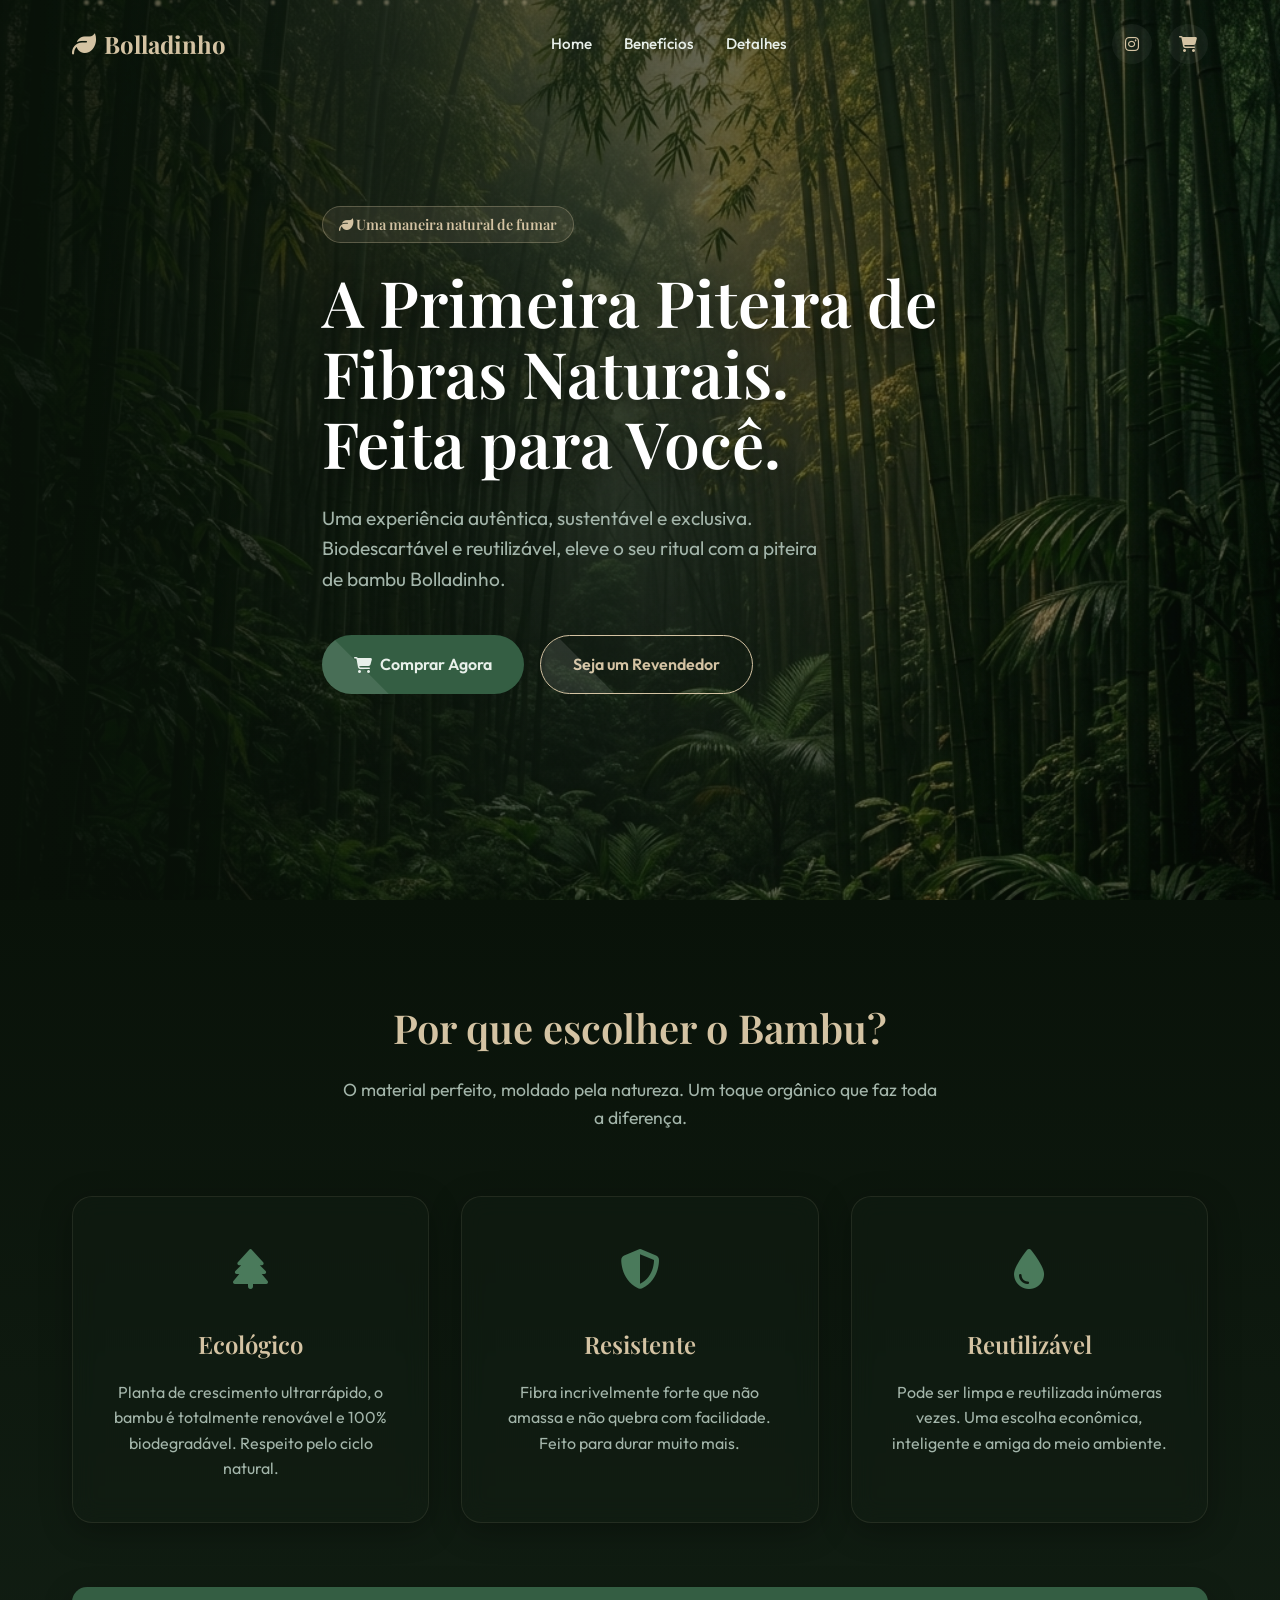
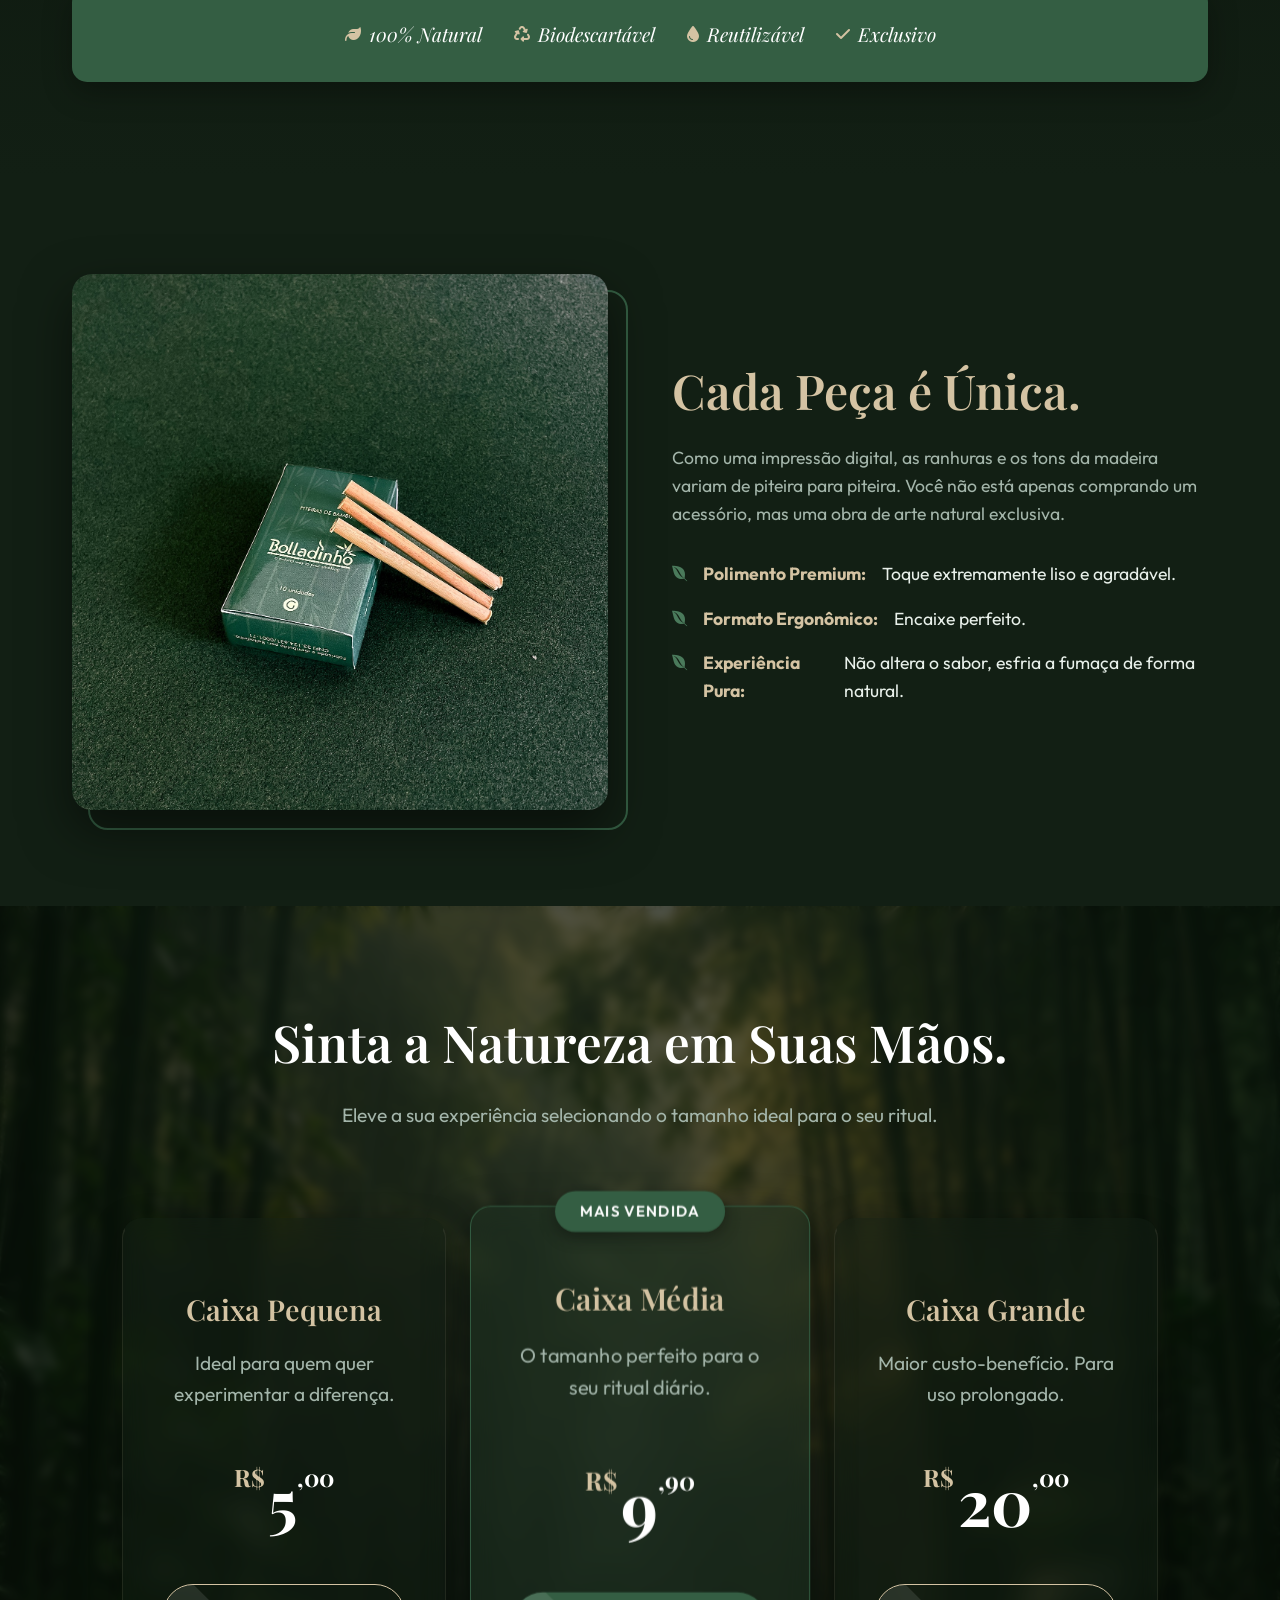
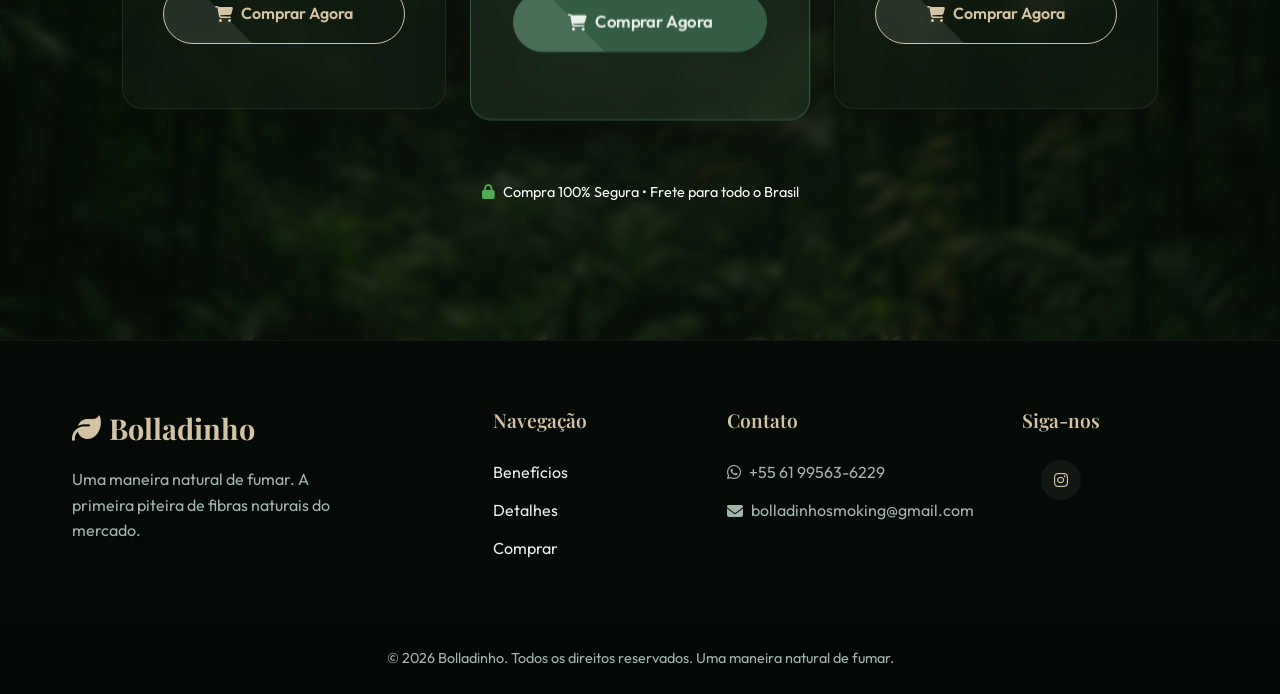
<file: index.html>
<!DOCTYPE html>
<html lang="pt-BR">
<head>
    <meta charset="UTF-8">
    <meta name="viewport" content="width=device-width, initial-scale=1.0">
    <title>Bolladinho | A primeira piteira de fibras naturais do mercado!</title>
    <meta name="description" content="Direto da Natureza para Você. A primeira piteira de fibras naturais do mercado. Biodescartáveis e Reutilizáveis, feitas de bambu selecionado. Sustentabilidade, estilo e exclusividade.">
    <link rel="preconnect" href="https://fonts.googleapis.com">
    <link rel="preconnect" href="https://fonts.gstatic.com" crossorigin>
    <link href="https://fonts.googleapis.com/css2?family=Outfit:wght@300;400;500;600;700&family=Playfair+Display:ital,wght@0,400;0,600;1,400&display=swap" rel="stylesheet">
    <link rel="stylesheet" href="https://cdnjs.cloudflare.com/ajax/libs/font-awesome/6.4.0/css/all.min.css">
    <link rel="stylesheet" href="style.css">
</head>
<body>
    <!-- Partículas Animadas (CSS/JS) -->
    <div id="particles-container"></div>

    <header class="navbar" id="navbar">
        <div class="container nav-content">
            <a href="#" class="logo">
                <i class="fa-solid fa-leaf"></i> Bolladinho
            </a>
            <ul class="nav-links">
                <li><a href="index.html">Home</a></li>
                <li><a href="index.html#beneficios">Benefícios</a></li>
                <li><a href="index.html#detalhes">Detalhes</a></li>
            </ul>
            <div class="nav-actions">
                <div class="social-icons">
                    <a href="https://www.instagram.com/soubolladinho" target="_blank" rel="noopener noreferrer"><i class="fa-brands fa-instagram"></i></a>
                    <a href="#" id="cart-icon-btn" aria-label="Carrinho"><i class="fa-solid fa-cart-shopping"></i></a>
                </div>
            </div>
        </div>
    </header>

    <main>
        <section class="hero" id="home">
            <div class="parallax-bg" style="background-image: url('img/hero_revendedor_nature.png');"></div>
            <div class="hero-overlay"></div>
            <div class="container hero-content">
                <span class="badge reveal hide-mobile"><i class="fa-solid fa-leaf"></i> Uma maneira natural de fumar</span>
                <h1 class="reveal delay-1">A Primeira Piteira de Fibras Naturais.<br>Feita para Você.</h1>
                <p class="subtitle reveal delay-2">Uma experiência autêntica, sustentável e exclusiva. Biodescartável e reutilizável, eleve o seu ritual com a piteira de bambu Bolladinho.</p>
                <div class="hero-buttons reveal delay-3">
                    <a href="#comprar" class="btn btn-primary pulse"><i class="fa-solid fa-cart-shopping"></i> Comprar Agora</a>
                    <a href="revendedor.html" class="btn btn-outline">Seja um Revendedor</a>
                </div>
            </div>
        </section>

        <section class="info" id="beneficios">
            <div class="container">
                <div class="section-title reveal">
                    <h2>Por que escolher o Bambu?</h2>
                    <p>O material perfeito, moldado pela natureza. Um toque orgânico que faz toda a diferença.</p>
                </div>
                <div class="benefits-grid">
                    <div class="benefit-card glass reveal">
                        <div class="icon"><i class="fa-solid fa-tree"></i></div>
                        <h3>Ecológico</h3>
                        <p>Planta de crescimento ultrarrápido, o bambu é totalmente renovável e 100% biodegradável. Respeito pelo ciclo natural.</p>
                    </div>
                    <div class="benefit-card glass reveal delay-1">
                        <div class="icon"><i class="fa-solid fa-shield-halved"></i></div>
                        <h3>Resistente</h3>
                        <p>Fibra incrivelmente forte que não amassa e não quebra com facilidade. Feito para durar muito mais.</p>
                    </div>
                    <div class="benefit-card glass reveal delay-2">
                        <div class="icon"><i class="fa-solid fa-droplet"></i></div>
                        <h3>Reutilizável</h3>
                        <p>Pode ser limpa e reutilizada inúmeras vezes. Uma escolha econômica, inteligente e amiga do meio ambiente.</p>
                    </div>
                </div>

                <div class="diferenciais-banner reveal">
                    <div class="dif-item"><i class="fa-solid fa-leaf"></i> 100% Natural</div>
                    <div class="dif-item"><i class="fa-solid fa-recycle"></i> Biodescartável</div>
                    <div class="dif-item"><i class="fa-solid fa-droplet"></i> Reutilizável</div>
                    <div class="dif-item"><i class="fa-solid fa-check"></i> Exclusivo</div>
                </div>
            </div>
        </section>

        <section class="visual-demo" id="detalhes">
            <div class="container">
                <div class="demo-grid">
                    <div class="demo-image-wrapper reveal">
                        <div class="image-frame">
                            <img src="img/img detail.jpg" alt="Detalhe da textura do bambu" class="demo-img parallax-img">
                        </div>
                    </div>
                    <div class="demo-content reveal delay-1">
                        <h2>Cada Peça é Única.</h2>
                        <p>Como uma impressão digital, as ranhuras e os tons da madeira variam de piteira para piteira. Você não está apenas comprando um acessório, mas uma obra de arte natural exclusiva.</p>
                        <ul class="feature-list">
                            <li><i class="fa-brands fa-envira"></i> <strong>Polimento Premium:</strong> Toque extremamente liso e agradável.</li>
                            <li><i class="fa-brands fa-envira"></i> <strong>Formato Ergonômico:</strong> Encaixe perfeito.</li>
                            <li><i class="fa-brands fa-envira"></i> <strong>Experiência Pura:</strong> Não altera o sabor, esfria a fumaça de forma natural.</li>
                        </ul>
                    </div>
                </div>
            </div>
        </section>


        <section class="final-cta" id="comprar">
            <div class="parallax-bg" style="background-image: url('img/hero_revendedor_nature.png');"></div>
            <div class="cta-overlay"></div>
            <div class="container cta-content reveal">
                <h2>Sinta a Natureza em Suas Mãos.</h2>
                <p>Eleve a sua experiência selecionando o tamanho ideal para o seu ritual.</p>
                
                <div class="pricing-grid">
                    <div class="pricing-card glass reveal">
                        <h3>Caixa Pequena</h3>
                        <p class="pricing-desc">Ideal para quem quer experimentar a diferença.</p>
                        <div class="price-amount">
                            <span class="currency">R$</span>5<span class="cents">,00</span>
                        </div>
                        <a href="#" class="btn btn-outline add-to-cart-btn" data-name="Caixa Pequena" data-price="5.00"><i class="fa-solid fa-cart-shopping"></i> Comprar Agora</a>
                    </div>

                    <div class="pricing-card popular glass reveal delay-1">
                        <div class="popular-badge">Mais Vendida</div>
                        <h3>Caixa Média</h3>
                        <p class="pricing-desc">O tamanho perfeito para o seu ritual diário.</p>
                        <div class="price-amount">
                            <span class="currency">R$</span>9<span class="cents">,90</span>
                        </div>
                        <a href="#" class="btn btn-primary pulse-strong add-to-cart-btn" data-name="Caixa Média" data-price="9.90"><i class="fa-solid fa-cart-shopping"></i> Comprar Agora</a>
                    </div>

                    <div class="pricing-card glass reveal delay-2">
                        <h3>Caixa Grande</h3>
                        <p class="pricing-desc">Maior custo-benefício. Para uso prolongado.</p>
                        <div class="price-amount">
                            <span class="currency">R$</span>20<span class="cents">,00</span>
                        </div>
                        <a href="#" class="btn btn-outline add-to-cart-btn" data-name="Caixa Grande" data-price="20.00"><i class="fa-solid fa-cart-shopping"></i> Comprar Agora</a>
                    </div>
                </div>

                <p class="secure-text"><i class="fa-solid fa-lock"></i> Compra 100% Segura • Frete para todo o Brasil</p>
            </div>
        </section>
    </main>

    <footer class="footer">
        <div class="container footer-content">
            <div class="footer-brand">
                <a href="#" class="logo"><i class="fa-solid fa-leaf"></i> Bolladinho</a>
                <p><span class="hide-mobile">Uma maneira natural de fumar. </span>A primeira piteira de fibras naturais do mercado.</p>
            </div>
            <div class="footer-links">
                <h4>Navegação</h4>
                <ul>
                    <li><a href="index.html#beneficios">Benefícios</a></li>
                    <li><a href="index.html#detalhes">Detalhes</a></li>
                    <li><a href="index.html#comprar">Comprar</a></li>
                </ul>
            </div>
            <div class="footer-contact">
                <h4>Contato</h4>
                <p><i class="fa-brands fa-whatsapp"></i> +55 61 99563-6229</p>
                <p><i class="fa-solid fa-envelope"></i> <a href="mailto:bolladinhosmoking@gmail.com?subject=Contato%20Bolladinho&body=Ol%C3%A1!%20Gostaria%20de%20saber%20mais%20sobre%20as%20piteiras%20Bolladinho.">bolladinhosmoking@gmail.com</a></p>
            </div>
            <div class="footer-social">
                <h4>Siga-nos</h4>
                <div class="social-icons">
                    <a href="https://www.instagram.com/soubolladinho" target="_blank" rel="noopener noreferrer"><i class="fa-brands fa-instagram"></i></a>
                </div>
            </div>
        </div>
        <div class="footer-bottom">
            <p>&copy; 2026 Bolladinho. Todos os direitos reservados. Uma maneira natural de fumar.</p>
        </div>
    </footer>

    <!-- Cart Modal -->
    <div class="cart-overlay" id="cart-overlay">
        <div class="cart-modal">
            <div class="cart-header">
                <h2>Seu Carrinho</h2>
                <button id="close-cart" class="close-btn"><i class="fa-solid fa-xmark"></i></button>
            </div>
            <div class="cart-items" id="cart-items">
                <!-- Items will be injected here -->
            </div>
            <div class="cart-footer">
                <div class="cart-total">
                    <span>Total:</span>
                    <span id="cart-total-price">R$ 0,00</span>
                </div>
                <button id="checkout-btn" class="btn btn-primary btn-large" style="width: 100%;">Finalizar Compra</button>
            </div>
        </div>
    </div>

    <script src="script.js"></script>
</body>
</html>
</file>
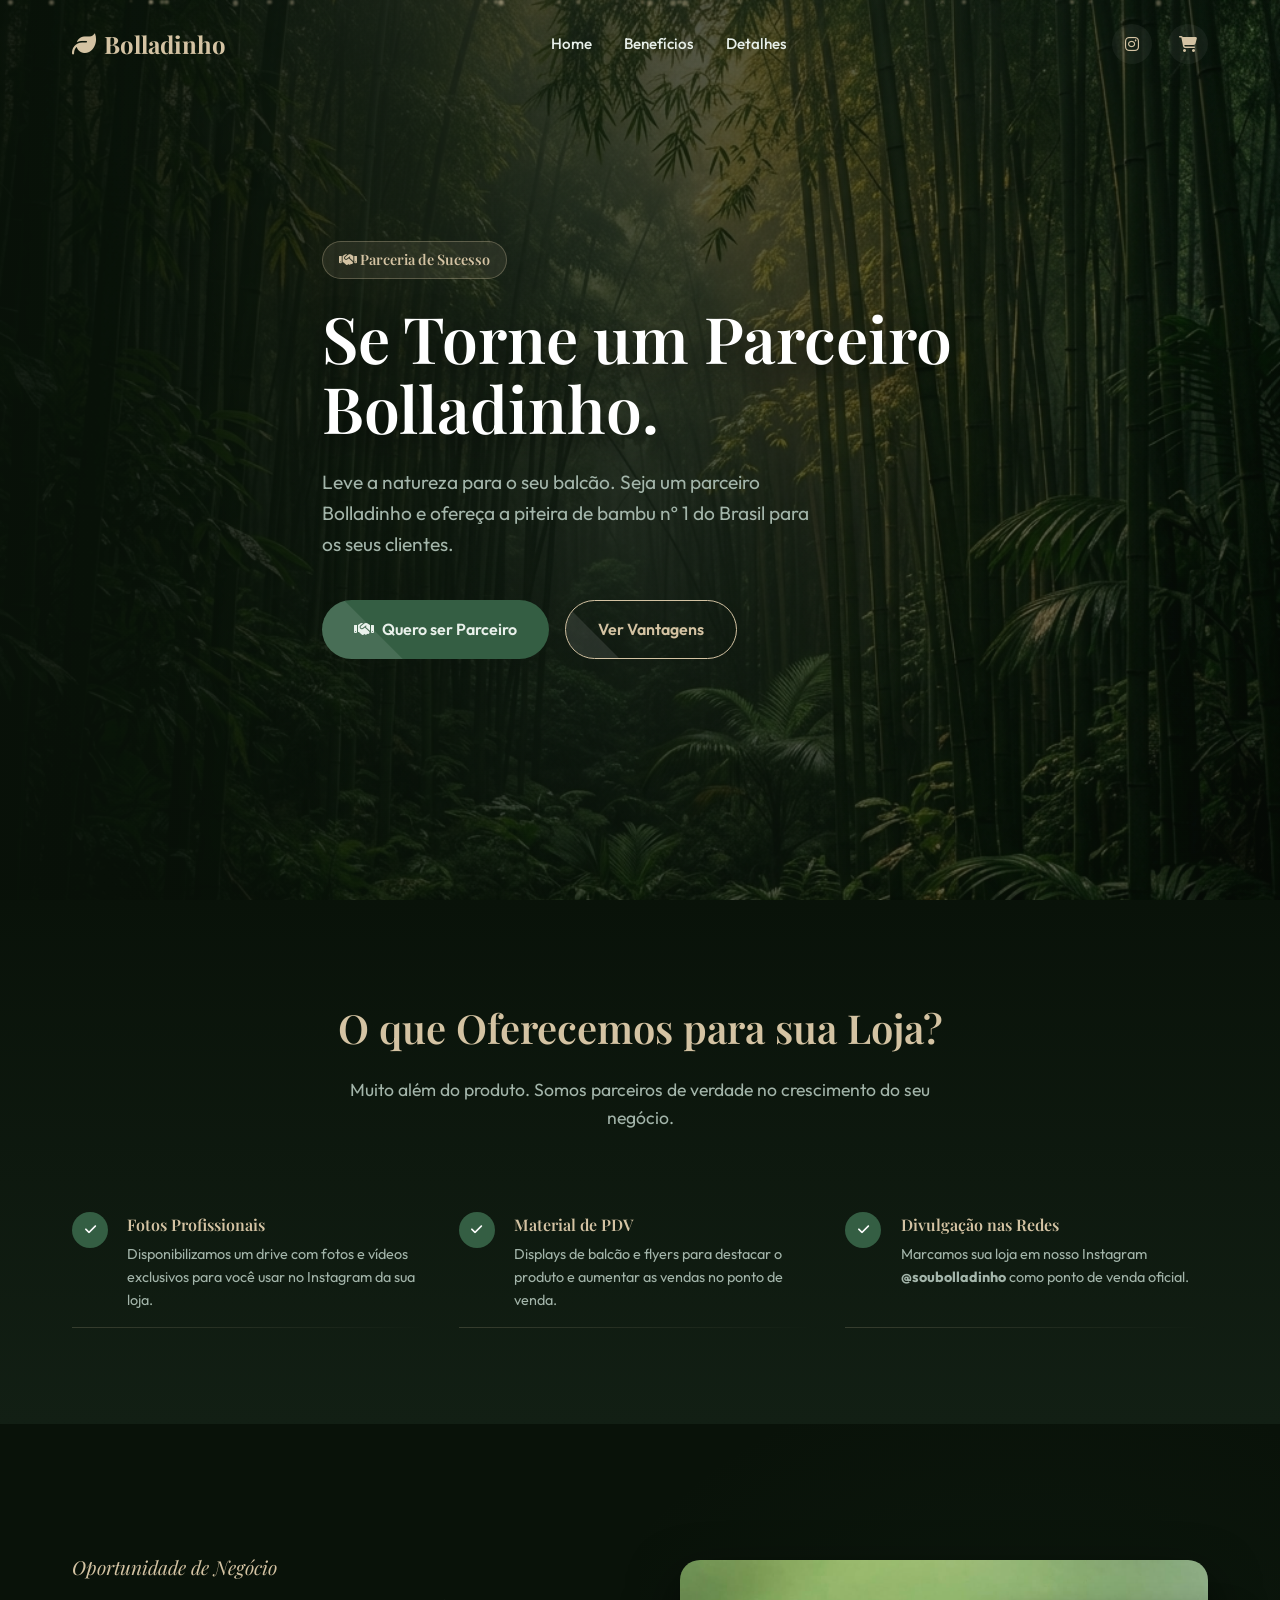
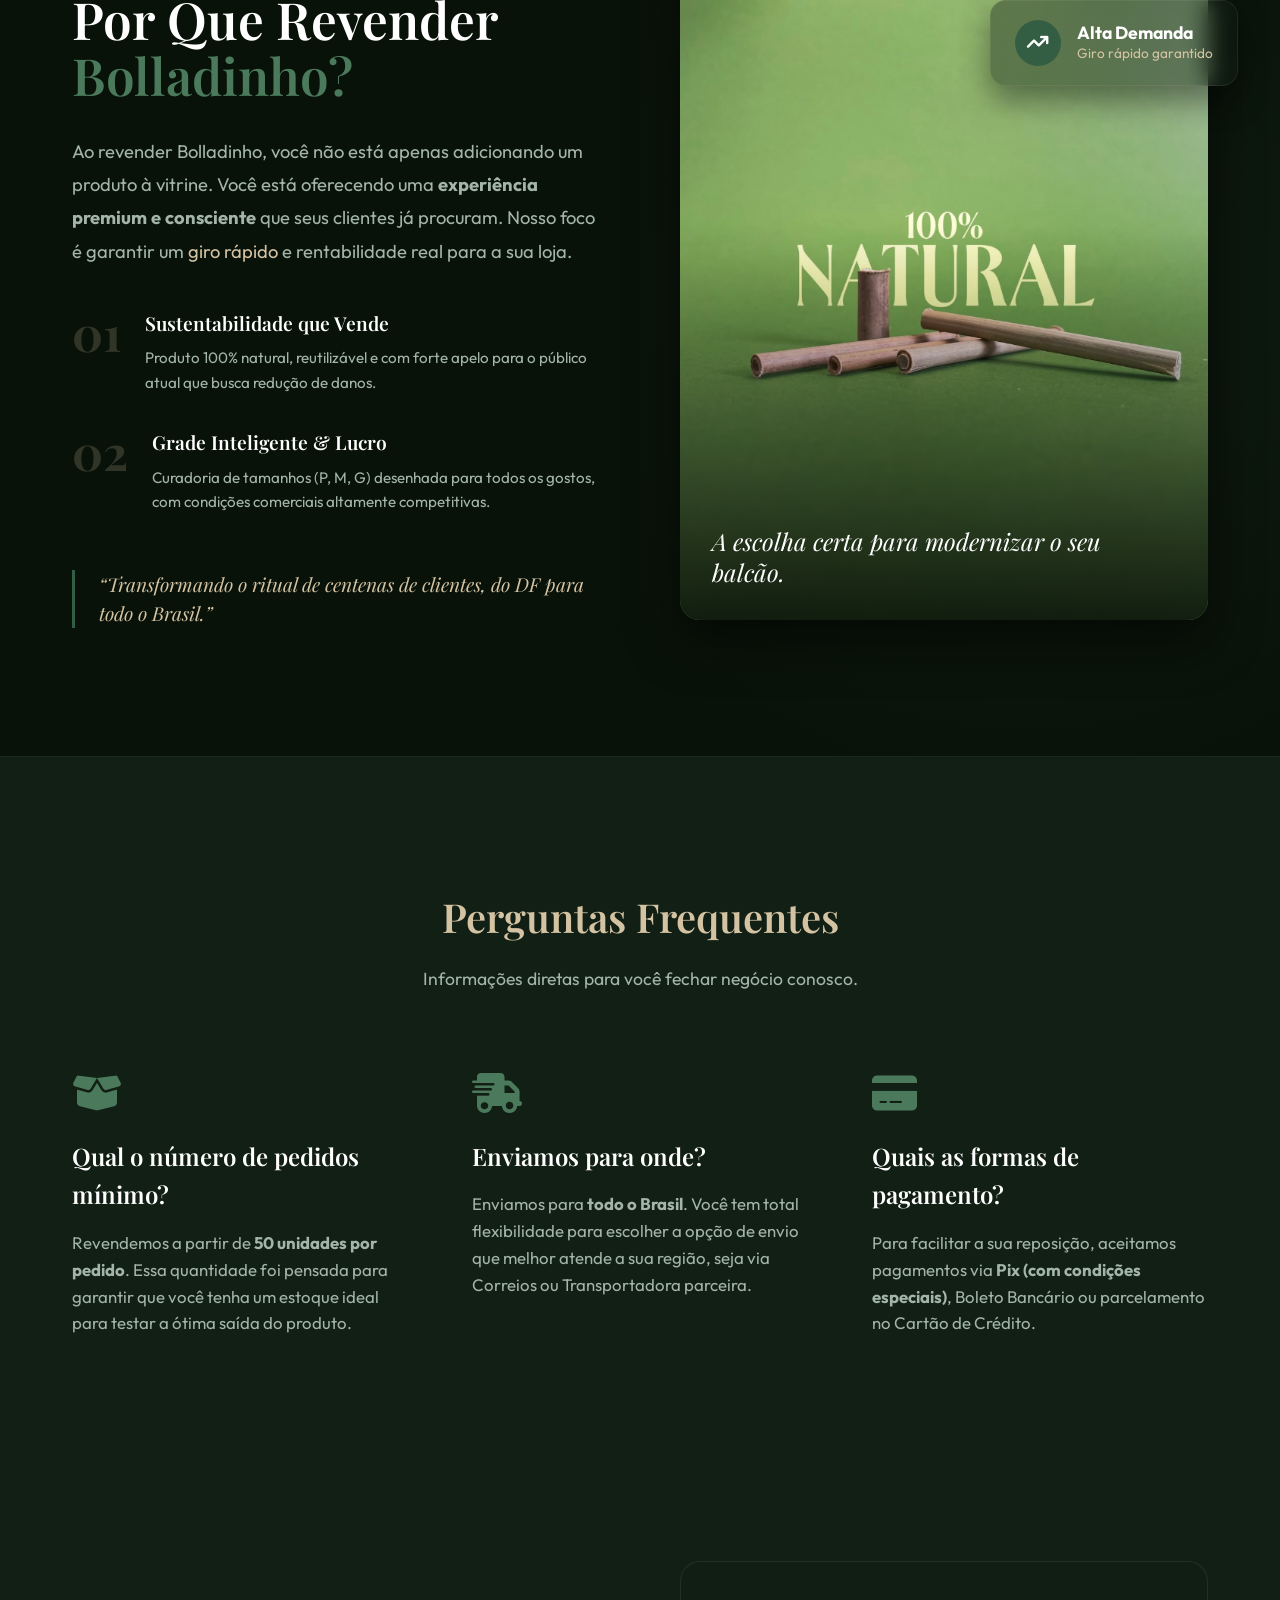
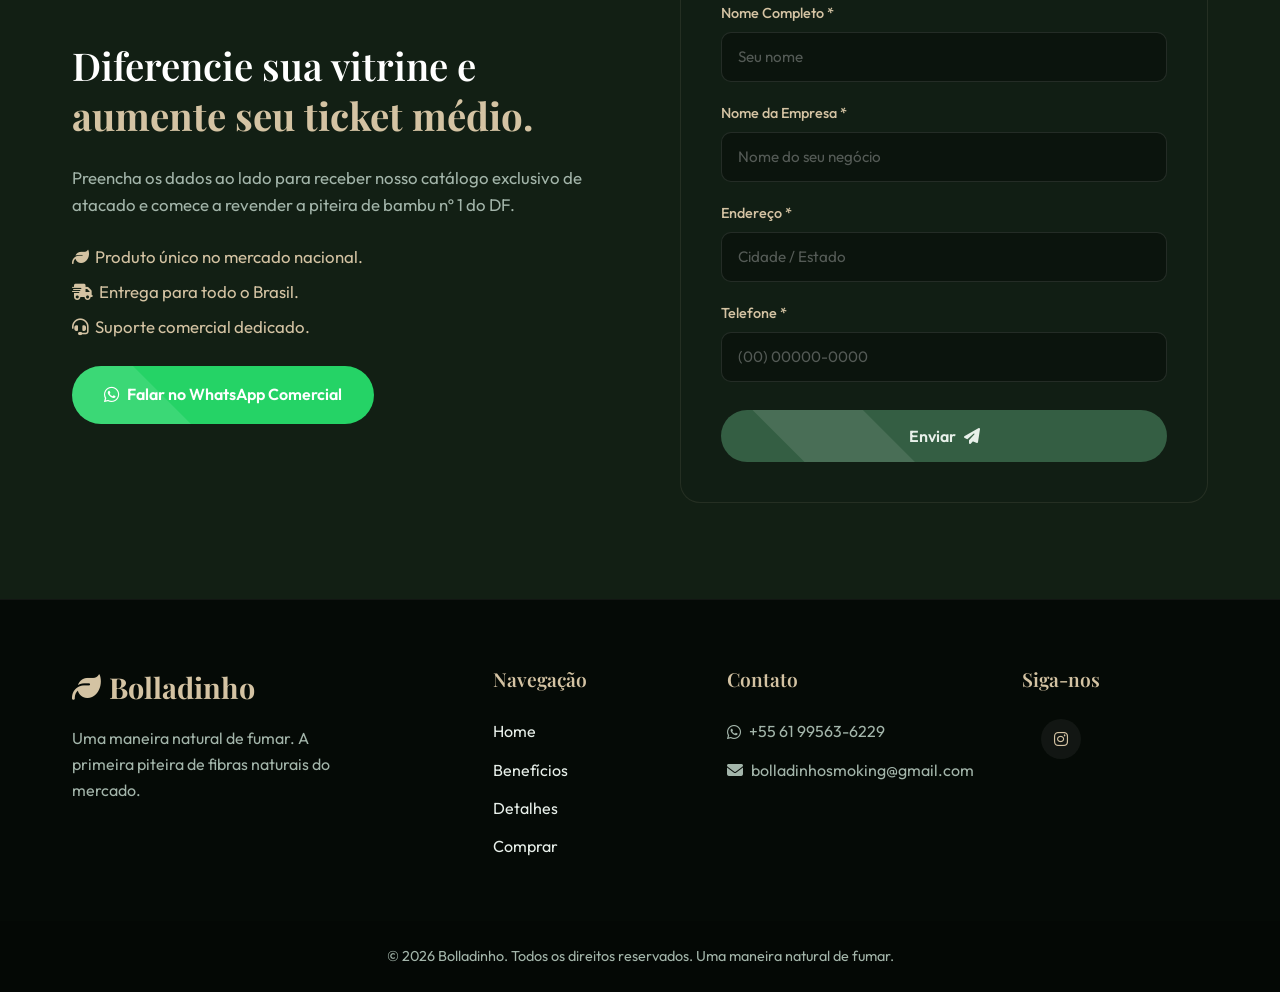
<file: revendedor.html>
<!DOCTYPE html>
<html lang="pt-BR">

<head>
    <meta charset="UTF-8">
    <meta name="viewport" content="width=device-width, initial-scale=1.0">
    <title>Seja um Revendedor | Bolladinho - A piteira de bambu nº 1 do Brasil</title>
    <meta name="description"
        content="Torne-se um parceiro Bolladinho. Leve a natureza para o seu balcão, ofereça alta margem de lucro, produto sustentável e exclusivo para sua tabacaria ou loja.">
    <link rel="preconnect" href="https://fonts.googleapis.com">
    <link rel="preconnect" href="https://fonts.gstatic.com" crossorigin>
    <link
        href="https://fonts.googleapis.com/css2?family=Outfit:wght@300;400;500;600;700&family=Playfair+Display:ital,wght@0,400;0,600;1,400&display=swap"
        rel="stylesheet">
    <link rel="stylesheet" href="https://cdnjs.cloudflare.com/ajax/libs/font-awesome/6.4.0/css/all.min.css">
    <link rel="stylesheet" href="style.css">
    <style>
        .reseller-hero {
            min-height: 70vh;
        }

        /* Numbered Benefits */
        .numbered-benefits {
            display: flex;
            flex-direction: column;
            gap: 0;
        }

        .numbered-item {
            display: grid;
            grid-template-columns: 80px 1fr;
            align-items: flex-start;
            gap: 1.5rem;
            padding: 2rem 0;
            border-bottom: 1px solid rgba(212, 195, 163, 0.15);
        }

        .numbered-item:last-child {
            border-bottom: none;
        }

        .numbered-item .num {
            font-family: var(--font-heading);
            font-size: 3.5rem;
            font-weight: 700;
            color: var(--color-primary-light);
            line-height: 1;
            opacity: 0.8;
        }

        .numbered-item h3 {
            font-size: 1.1rem;
            color: var(--color-secondary);
            margin-bottom: 0.4rem;
        }

        .numbered-item p {
            color: var(--color-text-muted);
            font-size: 0.95rem;
        }

        /* What we offer */
        .offer-grid {
            display: grid;
            grid-template-columns: repeat(auto-fit, minmax(min(100%, 250px), 1fr));
            gap: 1.5rem;
        }

        .offer-item {
            display: flex;
            align-items: flex-start;
            gap: 1.2rem;
            padding: 1rem 0;
            position: relative;
        }

        .offer-item::after {
            content: '';
            position: absolute;
            bottom: 0;
            left: 0;
            width: 100%;
            height: 1px;
            background: linear-gradient(90deg, rgba(212, 195, 163, 0.2) 0%, transparent 100%);
        }

        .offer-item .check-icon {
            width: 36px;
            height: 36px;
            min-width: 36px;
            background: var(--color-primary);
            border-radius: 50%;
            display: flex;
            align-items: center;
            justify-content: center;
            color: #fff;
            font-size: 0.8rem;
        }

        .offer-item h4 {
            color: var(--color-secondary);
            margin-bottom: 0.3rem;
            font-size: 1rem;
        }

        .offer-item p {
            color: var(--color-text-muted);
            font-size: 0.9rem;
        }

        /* Quote banner */
        .quote-banner {
            text-align: center;
            padding: 3rem 2rem;
            background: var(--color-primary);
            border-radius: 16px;
            margin-top: 3rem;
        }

        .quote-banner p {
            font-family: var(--font-heading);
            font-style: italic;
            font-size: clamp(1.1rem, 2vw, 1.5rem);
            color: #fff;
        }

        /* FAQ */
        .faq-list {
            display: flex;
            flex-direction: column;
            gap: 1rem;
            max-width: 700px;
            margin: 0 auto;
        }

        .faq-item {
            background: rgba(18, 31, 20, 0.6);
            border: 1px solid rgba(212, 195, 163, 0.1);
            border-radius: 50px;
            overflow: hidden;
            cursor: pointer;
            transition: all 0.3s ease;
        }

        .faq-item.open {
            border-radius: 16px;
        }

        .faq-question {
            display: flex;
            justify-content: space-between;
            align-items: center;
            padding: 1.2rem 1.8rem;
            font-weight: 600;
            color: var(--color-text);
            gap: 1rem;
        }

        .faq-question i {
            color: var(--color-primary-light);
            transition: transform 0.3s ease;
            font-size: 0.9rem;
        }

        .faq-item.open .faq-question i {
            transform: rotate(180deg);
        }

        .faq-answer {
            max-height: 0;
            overflow: hidden;
            transition: max-height 0.4s ease, padding 0.3s ease;
            color: var(--color-text-muted);
            padding: 0 1.8rem;
            font-size: 0.95rem;
        }

        .faq-item.open .faq-answer {
            max-height: 100px;
            padding: 0 1.8rem 1.2rem;
        }

        /* CTA + Form */
        .cta-form-section {
            background: var(--color-bg-light);
            padding: 6rem 0;
        }

        .cta-form-grid {
            display: grid;
            grid-template-columns: 1fr 1fr;
            gap: 5rem;
            align-items: center;
        }

        .cta-form-text h2 {
            font-size: clamp(1.8rem, 3vw, 2.5rem);
            color: #fff;
            line-height: 1.3;
            margin-bottom: 1.5rem;
        }

        .cta-form-text h2 strong {
            color: var(--color-secondary);
        }

        .cta-form-text p {
            color: var(--color-text-muted);
            font-size: 1.05rem;
        }

        .contact-form {
            background: rgba(18, 31, 20, 0.6);
            padding: 2.5rem;
            border-radius: 20px;
            border: 1px solid rgba(212, 195, 163, 0.1);
        }

        .form-group {
            margin-bottom: 1.3rem;
        }

        .form-group label {
            display: block;
            margin-bottom: 0.4rem;
            color: var(--color-secondary);
            font-weight: 500;
            font-size: 0.9rem;
        }

        .form-group input {
            width: 100%;
            padding: 0.9rem 1rem;
            border-radius: 10px;
            border: 1px solid rgba(255, 255, 255, 0.1);
            background: rgba(0, 0, 0, 0.3);
            color: #fff;
            font-family: var(--font-body);
            font-size: 0.95rem;
            transition: border-color 0.3s ease;
        }

        .form-group input:focus {
            outline: none;
            border-color: var(--color-primary-light);
        }

        .form-group input::placeholder {
            color: rgba(255, 255, 255, 0.3);
        }

        @media (max-width: 768px) {
            .cta-form-grid {
                grid-template-columns: 1fr;
                gap: 2.5rem;
            }

            .numbered-item {
                grid-template-columns: 60px 1fr;
            }

            .numbered-item .num {
                font-size: 2.5rem;
            }
        }
    </style>
</head>

<body>
    <div id="particles-container"></div>

    <header class="navbar" id="navbar">
        <div class="container nav-content">
            <a href="index.html" class="logo">
                <i class="fa-solid fa-leaf"></i> Bolladinho
            </a>
            <ul class="nav-links">
                <li><a href="index.html">Home</a></li>
                <li><a href="index.html#beneficios">Benefícios</a></li>
                <li><a href="index.html#detalhes">Detalhes</a></li>
            </ul>
            <div class="nav-actions">
                <div class="social-icons">
                    <a href="https://www.instagram.com/soubolladinho" target="_blank" rel="noopener noreferrer"><i class="fa-brands fa-instagram"></i></a>
                    <a href="index.html#comprar" aria-label="Comprar"><i class="fa-solid fa-cart-shopping"></i></a>
                </div>
            </div>
        </div>
    </header>

    <main>
        <!-- Hero -->
        <section class="hero reseller-hero" id="home">
            <div class="parallax-bg"
                style="background-image: url('img/hero_revendedor_nature.png'); background-position: center; height: 105%;">
            </div>
            <div class="hero-overlay"
                style="background: linear-gradient(to right, rgba(9,18,9,0.92) 0%, rgba(9,18,9,0.5) 100%);"></div>
            <div class="container hero-content">
                <span class="badge reveal"><i class="fa-solid fa-handshake"></i> Parceria de Sucesso</span>
                <h1 class="reveal delay-1">Se Torne um Parceiro<br>Bolladinho.</h1>
                <p class="subtitle reveal delay-2">Leve a natureza para o seu balcão. Seja um parceiro Bolladinho e
                    ofereça a piteira de bambu nº 1 do Brasil para os seus clientes.</p>
                <div class="hero-buttons reveal delay-3">
                    <a href="#cadastro" class="btn btn-primary pulse"><i class="fa-solid fa-handshake"></i> Quero ser
                        Parceiro</a>
                    <a href="#vantagens" class="btn btn-outline">Ver Vantagens</a>
                </div>
            </div>
        </section>

        <!-- O que oferecemos -->
        <section class="info" id="oferecemos">
            <div class="container">
                <div class="section-title reveal">
                    <h2>O que Oferecemos para sua Loja?</h2>
                    <p>Muito além do produto. Somos parceiros de verdade no crescimento do seu negócio.</p>
                </div>
                <div class="offer-grid reveal">
                    <div class="offer-item">
                        <div class="check-icon"><i class="fa-solid fa-check"></i></div>
                        <div>
                            <h4>Fotos Profissionais</h4>
                            <p>Disponibilizamos um drive com fotos e vídeos exclusivos para você usar no Instagram da
                                sua loja.</p>
                        </div>
                    </div>
                    <div class="offer-item">
                        <div class="check-icon"><i class="fa-solid fa-check"></i></div>
                        <div>
                            <h4>Material de PDV</h4>
                            <p>Displays de balcão e flyers para destacar o produto e aumentar as vendas no ponto de
                                venda.</p>
                        </div>
                    </div>
                    <div class="offer-item">
                        <div class="check-icon"><i class="fa-solid fa-check"></i></div>
                        <div>
                            <h4>Divulgação nas Redes</h4>
                            <p>Marcamos sua loja em nosso Instagram <strong>@soubolladinho</strong> como ponto de venda
                                oficial.</p>
                        </div>
                    </div>
                </div>
            </div>
        </section>

        <!-- Seção Editorial: Por Que Revender -->
        <section style="position:relative; padding: 8rem 0; overflow:hidden; background: var(--color-bg);"
            id="vantagens">
            <!-- Background effects -->
            <div
                style="position:absolute; top:-20%; right:-10%; width:60%; height:140%; background: radial-gradient(circle, rgba(52,94,67,0.12) 0%, transparent 70%); z-index:0;">
            </div>

            <div class="container" style="position:relative; z-index:1;">
                <div class="vantagens-editorial"
                    style="display: grid; grid-template-columns: 1fr 1fr; gap: 5rem; align-items: center;">

                    <div class="textual-content reveal" style="text-align: left;">
                        <span
                            style="font-family: var(--font-heading); color: var(--color-secondary); font-size: 1.2rem; font-style: italic; display: block; margin-bottom: 0.5rem;">Oportunidade
                            de Negócio</span>
                        <h2
                            style="font-family: var(--font-heading); font-size: clamp(2.5rem, 4vw, 3.5rem); color: #fff; line-height: 1.1; margin-bottom: 2rem;">
                            Por Que Revender<br><span style="color: var(--color-primary-light);">Bolladinho?</span></h2>

                        <p
                            style="font-size: 1.15rem; color: var(--color-text-muted); line-height: 1.8; margin-bottom: 2.5rem;">
                            Ao revender Bolladinho, você não está apenas adicionando um produto à vitrine. Você está
                            oferecendo uma <strong>experiência premium e consciente</strong> que seus clientes já
                            procuram. Nosso foco é garantir um <span style="color: var(--color-secondary);">giro
                                rápido</span> e rentabilidade real para a sua loja.
                        </p>

                        <div style="margin-top: 2rem; display: flex; flex-direction: column; gap: 2rem;">
                            <div style="display: flex; gap: 1.5rem; align-items: flex-start;">
                                <div
                                    style="font-family: var(--font-heading); font-size: 3rem; color: rgba(212, 195, 163, 0.2); font-weight: 700; line-height: 0.8; margin-top: 5px;">
                                    01</div>
                                <div>
                                    <h4
                                        style="font-size: 1.2rem; color: #fff; margin-bottom: 0.5rem; font-weight: 600;">
                                        Sustentabilidade que Vende</h4>
                                    <p style="color: var(--color-text-muted); font-size: 0.95rem;">Produto 100% natural,
                                        reutilizável e com forte apelo para o público atual que busca redução de danos.
                                    </p>
                                </div>
                            </div>

                            <div style="display: flex; gap: 1.5rem; align-items: flex-start;">
                                <div
                                    style="font-family: var(--font-heading); font-size: 3rem; color: rgba(212, 195, 163, 0.2); font-weight: 700; line-height: 0.8; margin-top: 5px;">
                                    02</div>
                                <div>
                                    <h4
                                        style="font-size: 1.2rem; color: #fff; margin-bottom: 0.5rem; font-weight: 600;">
                                        Grade Inteligente & Lucro</h4>
                                    <p style="color: var(--color-text-muted); font-size: 0.95rem;">Curadoria de tamanhos
                                        (P, M, G) desenhada para todos os gostos, com condições comerciais altamente
                                        competitivas.</p>
                                </div>
                            </div>
                        </div>

                        <blockquote
                            style="margin-top: 3.5rem; padding-left: 1.5rem; border-left: 3px solid var(--color-primary); font-family: var(--font-heading); font-style: italic; font-size: 1.2rem; color: var(--color-secondary); line-height: 1.5;">
                            &ldquo;Transformando o ritual de centenas de clientes, do DF para todo o Brasil.&rdquo;
                        </blockquote>
                    </div>

                    <div class="image-content reveal delay-1" style="position: relative;">
                        <div
                            style="border-radius: 20px; overflow: hidden; position: relative; box-shadow: 0 20px 50px rgba(0,0,0,0.6); aspect-ratio: 4/5;">
                            <img src="img/bolladinho revenda.PNG" alt="Bolladinho Revenda"
                                style="width: 100%; height: 100%; display: block; object-fit: cover;">
                            <div
                                style="position: absolute; inset: 0; background: linear-gradient(to top, rgba(9,18,9,0.9), transparent 60%);">
                            </div>

                            <div style="position: absolute; bottom: 2rem; left: 2rem; right: 2rem;">
                                <p
                                    style="font-family: var(--font-heading); color: #fff; font-size: 1.5rem; font-style: italic; line-height: 1.3;">
                                    A escolha certa para modernizar o seu balcão.</p>
                            </div>
                        </div>

                        <!-- Floating element for innovation -->
                        <div class="glass pulse-strong"
                            style="position: absolute; top: 40px; right: -30px; padding: 1.2rem 1.5rem; border-radius: 16px; display: flex; align-items: center; gap: 1rem; box-shadow: 0 15px 30px rgba(0,0,0,0.4);">
                            <div
                                style="width: 46px; height: 46px; background: var(--color-primary); border-radius: 50%; display: flex; justify-content: center; align-items: center; font-size: 1.2rem; color: #fff;">
                                <i class="fa-solid fa-arrow-trend-up"></i>
                            </div>
                            <div>
                                <div style="font-weight: 700; color: #fff; font-size: 1.1rem; line-height: 1.2;">Alta
                                    Demanda</div>
                                <div style="color: var(--color-secondary); font-size: 0.85rem;">Giro rápido garantido
                                </div>
                            </div>
                        </div>
                    </div>

                </div>

                <style>
                    @media (max-width: 992px) {
                        .vantagens-editorial {
                            grid-template-columns: 1fr !important;
                            gap: 4rem !important;
                        }

                        .image-content .glass {
                            right: 20px !important;
                            top: -20px !important;
                        }
                    }
                </style>
            </div>
        </section>

        <!-- FAQ (Novo Modelo) -->
        <section class="info" id="faq" style="background: var(--color-bg-light); border-top: 1px solid rgba(212,195,163,0.05); padding: 8rem 0;">
            <div class="container">
                <div class="section-title reveal" style="margin-bottom: 5rem;">
                    <h2>Perguntas Frequentes</h2>
                    <p>Informações diretas para você fechar negócio conosco.</p>
                </div>
                
                <div style="display: grid; grid-template-columns: repeat(auto-fit, minmax(min(100%, 250px), 1fr)); gap: 4rem; text-align: left;" class="reveal">
                    
                    <div style="position: relative;">
                        <i class="fa-solid fa-box-open" style="font-size: 2.5rem; color: var(--color-primary-light); margin-bottom: 1.5rem; display: block;"></i>
                        <h4 style="font-family: var(--font-heading); font-size: 1.5rem; color: #fff; margin-bottom: 1rem;">Qual o número de pedidos mínimo?</h4>
                        <p style="color: var(--color-text-muted); line-height: 1.6; font-size: 1.05rem;">Revendemos a partir de <strong>50 unidades por pedido</strong>. Essa quantidade foi pensada para garantir que você tenha um estoque ideal para testar a ótima saída do produto.</p>
                    </div>

                    <div style="position: relative;">
                        <i class="fa-solid fa-truck-fast" style="font-size: 2.5rem; color: var(--color-primary-light); margin-bottom: 1.5rem; display: block;"></i>
                        <h4 style="font-family: var(--font-heading); font-size: 1.5rem; color: #fff; margin-bottom: 1rem;">Enviamos para onde?</h4>
                        <p style="color: var(--color-text-muted); line-height: 1.6; font-size: 1.05rem;">Enviamos para <strong>todo o Brasil</strong>. Você tem total flexibilidade para escolher a opção de envio que melhor atende a sua região, seja via Correios ou Transportadora parceira.</p>
                    </div>

                    <div style="position: relative;">
                        <i class="fa-solid fa-credit-card" style="font-size: 2.5rem; color: var(--color-primary-light); margin-bottom: 1.5rem; display: block;"></i>
                        <h4 style="font-family: var(--font-heading); font-size: 1.5rem; color: #fff; margin-bottom: 1rem;">Quais as formas de pagamento?</h4>
                        <p style="color: var(--color-text-muted); line-height: 1.6; font-size: 1.05rem;">Para facilitar a sua reposição, aceitamos pagamentos via <strong>Pix (com condições especiais)</strong>, Boleto Bancário ou parcelamento no Cartão de Crédito.</p>
                    </div>

                </div>
            </div>
        </section>

        <!-- CTA + Formulário -->
        <section class="cta-form-section" id="cadastro">
            <div class="container">
                <div class="cta-form-grid">
                    <div class="cta-form-text reveal">
                        <h2>Diferencie sua vitrine e <strong>aumente seu ticket médio.</strong></h2>
                        <p>Preencha os dados ao lado para receber nosso catálogo exclusivo de atacado e comece a
                            revender a piteira de bambu nº 1 do DF.</p>
                        <br>
                        <p style="color: var(--color-secondary);"><i class="fa-solid fa-leaf"></i> &nbsp;Produto único
                            no mercado nacional.</p>
                        <p style="color: var(--color-secondary); margin-top: 0.5rem;"><i
                                class="fa-solid fa-truck-fast"></i> &nbsp;Entrega para todo o Brasil.</p>
                        <p style="color: var(--color-secondary); margin-top: 0.5rem;"><i
                                class="fa-solid fa-headset"></i> &nbsp;Suporte comercial dedicado.</p>
                        <br>
                        <a href="https://wa.me/5561995636229?text=Olá!%20Tenho%20interesse%20em%20revender%20as%20piteiras%20Bolladinho."
                            target="_blank" class="btn pulse-strong"
                            style="background-color:#25D366; color:#fff; display:inline-flex;">
                            <i class="fa-brands fa-whatsapp" style="font-size:1.1rem;"></i> Falar no WhatsApp Comercial
                        </a>
                    </div>
                    <div class="contact-form reveal delay-1">
                        <form action="https://formsubmit.co/bolladinhosmoking@gmail.com" method="POST">
                            <input type="hidden" name="_captcha" value="false">
                            <input type="hidden" name="_subject" value="Novo Contato - Revendedor Bolladinho">
                            <div class="form-group">
                                <label for="nome">Nome Completo *</label>
                                <input type="text" name="nome" id="nome" required placeholder="Seu nome">
                            </div>
                            <div class="form-group">
                                <label for="empresa">Nome da Empresa *</label>
                                <input type="text" name="empresa" id="empresa" required placeholder="Nome do seu negócio">
                            </div>
                            <div class="form-group">
                                <label for="endereco">Endereço *</label>
                                <input type="text" name="endereco" id="endereco" required placeholder="Cidade / Estado">
                            </div>
                            <div class="form-group">
                                <label for="telefone">Telefone *</label>
                                <input type="tel" name="telefone" id="telefone" required placeholder="(00) 00000-0000">
                            </div>
                            <button type="submit" class="btn btn-primary" style="width:100%; margin-top:0.5rem; transition: all 0.3s ease;">Enviar
                                <i class="fa-solid fa-paper-plane"></i></button>
                        </form>
                    </div>
                </div>
            </div>
        </section>
    </main>

    <footer class="footer">
        <div class="container footer-content">
            <div class="footer-brand">
                <a href="index.html" class="logo"><i class="fa-solid fa-leaf"></i> Bolladinho</a>
                <p><span class="hide-mobile">Uma maneira natural de fumar. </span>A primeira piteira de fibras naturais
                    do mercado.</p>
            </div>
            <div class="footer-links">
                <h4>Navegação</h4>
                <ul>
                    <li><a href="index.html">Home</a></li>
                    <li><a href="index.html#beneficios">Benefícios</a></li>
                    <li><a href="index.html#detalhes">Detalhes</a></li>
                    <li><a href="index.html#comprar">Comprar</a></li>
                </ul>
            </div>
            <div class="footer-contact">
                <h4>Contato</h4>
                <p><i class="fa-brands fa-whatsapp"></i> +55 61 99563-6229</p>
                <p><i class="fa-solid fa-envelope"></i> <a href="mailto:bolladinhosmoking@gmail.com?subject=Contato%20Bolladinho&body=Ol%C3%A1!%20Gostaria%20de%20saber%20mais%20sobre%20as%20piteiras%20Bolladinho.">bolladinhosmoking@gmail.com</a></p>
            </div>
            <div class="footer-social">
                <h4>Siga-nos</h4>
                <div class="social-icons">
                    <a href="https://www.instagram.com/soubolladinho" target="_blank" rel="noopener noreferrer"><i
                            class="fa-brands fa-instagram"></i></a>
                </div>
            </div>
        </div>
        <div class="footer-bottom">
            <p>&copy; 2026 Bolladinho. Todos os direitos reservados. Uma maneira natural de fumar.</p>
        </div>
    </footer>

    <script src="script.js"></script>
    <script>
        function toggleFaq(id) {
            const item = document.getElementById(id);
            const isOpen = item.classList.contains('open');
            document.querySelectorAll('.faq-item').forEach(el => el.classList.remove('open'));
            if (!isOpen) item.classList.add('open');
        }

        // Interceptar envio do formulário para não sair da página (via AJAX)
        document.addEventListener("DOMContentLoaded", function () {
            const form = document.querySelector('form[action^="https://formsubmit.co"]');
            if (form) {
                form.addEventListener('submit', function (e) {
                    e.preventDefault();
                    
                    const btn = form.querySelector('button[type="submit"]');
                    const originalText = btn.innerHTML;
                    
                    // Estado de carregamento com animação
                    btn.innerHTML = 'Enviando... <i class="fa-solid fa-spinner fa-spin"></i>';
                    btn.disabled = true;
                    btn.style.opacity = '0.8';

                    const formData = new FormData(form);
                    
                    // Converter a URL de action normal para a de AJAX do FormSubmit
                    const actionUrl = form.action.replace('formsubmit.co/', 'formsubmit.co/ajax/');
                    
                    fetch(actionUrl, {
                        method: 'POST',
                        body: formData,
                        headers: {
                            'Accept': 'application/json'
                        }
                    })
                    .then(response => response.json())
                    .then(data => {
                        // Estado de sucesso
                        btn.innerHTML = 'Mensagem Enviada! <i class="fa-solid fa-check"></i>';
                        btn.style.backgroundColor = '#25D366'; // Verde
                        btn.style.borderColor = '#25D366';
                        btn.style.color = '#fff';
                        btn.style.opacity = '1';
                        
                        form.reset();
                        
                        // Retornar o botão ao normal após 3 segundos
                        setTimeout(() => {
                            btn.innerHTML = originalText;
                            btn.disabled = false;
                            btn.style.backgroundColor = '';
                            btn.style.borderColor = '';
                            btn.style.color = '';
                        }, 3000);
                    })
                    .catch(error => {
                        console.error('Erro ao enviar o formulário:', error);
                        // Estado de erro
                        btn.innerHTML = 'Erro ao enviar <i class="fa-solid fa-xmark"></i>';
                        btn.style.backgroundColor = '#e74c3c'; // Vermelho
                        btn.style.borderColor = '#e74c3c';
                        btn.style.color = '#fff';
                        btn.style.opacity = '1';
                        
                        setTimeout(() => {
                            btn.innerHTML = originalText;
                            btn.disabled = false;
                            btn.style.backgroundColor = '';
                            btn.style.borderColor = '';
                            btn.style.color = '';
                        }, 3000);
                    });
                });
            }
        });
    </script>
</body>

</html>
</file>
<file: style.css>
:root {
    /* Color Palette */
    --color-bg: #091209; /* Very dark moss */
    --color-bg-light: #121F14;
    --color-primary: #345e43;
    --color-primary-light: #4A7A5B;
    --color-secondary: #D4C3A3; /* Bamboo/Beige */
    --color-text: #E8F0EA;
    --color-text-muted: #A3B5AA;
    
    /* Typography */
    --font-heading: 'Playfair Display', serif;
    --font-body: 'Outfit', sans-serif;
    
    /* Transitions */
    --transition: all 0.4s cubic-bezier(0.25, 0.46, 0.45, 0.94);
}

* {
    margin: 0;
    padding: 0;
    box-sizing: border-box;
}

html {
    scroll-behavior: smooth;
    font-size: 16px;
}

body {
    font-family: var(--font-body);
    background-color: var(--color-bg);
    color: var(--color-text);
    overflow-x: hidden;
    line-height: 1.6;
}

h1, h2, h3, h4, .badge {
    font-family: var(--font-heading);
    font-weight: 600;
}

a {
    text-decoration: none;
    color: inherit;
    transition: var(--transition);
}

.container {
    width: 100%;
    max-width: 1200px;
    margin: 0 auto;
    padding: 0 2rem;
}

/* --- Utilities --- */
.glass {
    background: rgba(18, 31, 20, 0.4);
    backdrop-filter: blur(12px);
    -webkit-backdrop-filter: blur(12px);
    border: 1px solid rgba(212, 195, 163, 0.1);
    box-shadow: 0 8px 32px 0 rgba(0, 0, 0, 0.3);
}

.btn {
    display: inline-flex;
    align-items: center;
    justify-content: center;
    gap: 0.5rem;
    padding: 1rem 2rem;
    border-radius: 50px;
    font-family: var(--font-body);
    font-weight: 600;
    font-size: 1rem;
    cursor: pointer;
    border: none;
    transition: var(--transition);
    position: relative;
    overflow: hidden;
}

.btn::before {
    content: '';
    position: absolute;
    top: 50%;
    left: 50%;
    width: 150%;
    height: 150%;
    background: rgba(255,255,255,0.1);
    transform: translate(-50%, -50%) rotate(45deg) translateY(100%);
    transition: transform 0.6s ease;
}

.btn:hover::before {
    transform: translate(-50%, -50%) rotate(45deg) translateY(0);
}

.btn-primary {
    background-color: var(--color-primary);
    color: var(--color-text);
}

.btn-primary:hover {
    background-color: var(--color-primary-light);
    transform: translateY(-3px);
    box-shadow: 0 10px 20px rgba(52, 94, 67, 0.4);
}

.btn-outline {
    background: transparent;
    border: 1px solid var(--color-secondary);
    color: var(--color-secondary);
}

.btn-outline:hover {
    background: var(--color-secondary);
    color: var(--color-bg);
}

.btn-sm {
    padding: 0.6rem 1.5rem;
    border-radius: 50px;
    font-weight: 500;
    font-size: 0.9rem;
    transition: var(--transition);
}

.btn-large {
    padding: 1.2rem 2.5rem;
    font-size: 1.2rem;
}

/* Animations */
@keyframes pulse {
    0% { box-shadow: 0 0 0 0 rgba(52, 94, 67, 0.7); }
    70% { box-shadow: 0 0 0 15px rgba(52, 94, 67, 0); }
    100% { box-shadow: 0 0 0 0 rgba(52, 94, 67, 0); }
}

.pulse {
    animation: pulse 2s infinite;
}

.pulse-strong {
    animation: pulse 1.5s infinite;
}

/* Scroll reveal classes */
.reveal {
    opacity: 0;
    transform: translateY(30px);
    transition: opacity 0.8s ease, transform 0.8s ease;
}

.reveal.active {
    opacity: 1;
    transform: translateY(0);
}

.delay-1 { transition-delay: 0.2s; }
.delay-2 { transition-delay: 0.4s; }
.delay-3 { transition-delay: 0.6s; }

/* --- Navbar --- */
.navbar {
    position: fixed;
    top: 0;
    width: 100%;
    z-index: 1000;
    padding: 1.5rem 0;
    transition: var(--transition);
}

.navbar.scrolled {
    padding: 1rem 0;
    background: rgba(9, 18, 9, 0.9);
    backdrop-filter: blur(10px);
    border-bottom: 1px solid rgba(255,255,255,0.05);
}

.nav-content {
    display: flex;
    justify-content: space-between;
    align-items: center;
}

.logo {
    font-family: var(--font-heading);
    font-size: 1.5rem;
    font-weight: 700;
    color: var(--color-secondary);
    display: flex;
    align-items: center;
    gap: 0.5rem;
}

.nav-links {
    display: flex;
    list-style: none;
    gap: 2rem;
}

.nav-links a {
    font-size: 0.95rem;
    font-weight: 500;
    color: var(--color-text);
    position: relative;
}

.nav-links a::after {
    content: '';
    position: absolute;
    bottom: -5px;
    left: 0;
    width: 0;
    height: 2px;
    background: var(--color-primary-light);
    transition: var(--transition);
}

.nav-links a:hover::after {
    width: 100%;
}

.nav-actions {
    display: flex;
    align-items: center;
    gap: 1rem;
}

/* --- Hero Section --- */
.hero {
    position: relative;
    height: 100vh;
    min-height: 600px;
    display: flex;
    align-items: center;
    overflow: hidden;
}

.parallax-bg {
    position: absolute;
    top: 0;
    left: 0;
    width: 100%;
    height: 105%; /* Reduced parallax height to zoom out a bit */
    background-size: cover;
    background-position: center;
    z-index: -2;
    transform: translateZ(0); /* Hardware accel */
    will-change: transform;
}

.hero-overlay {
    position: absolute;
    top: 0;
    left: 0;
    width: 100%;
    height: 100%;
    background: linear-gradient(to right, rgba(9, 18, 9, 0.9) 0%, rgba(9, 18, 9, 0.4) 100%);
    z-index: -1;
}

.hero-content {
    max-width: 700px;
}

.badge {
    display: inline-block;
    padding: 0.4rem 1rem;
    background: rgba(212, 195, 163, 0.1);
    color: var(--color-secondary);
    border: 1px solid rgba(212, 195, 163, 0.3);
    border-radius: 30px;
    font-size: 0.9rem;
    margin-bottom: 1.5rem;
}

.hero h1 {
    font-size: clamp(3rem, 5vw, 5rem);
    line-height: 1.1;
    margin-bottom: 1.5rem;
    color: #fff;
    text-shadow: 0 10px 30px rgba(0,0,0,0.5);
}

.hero .subtitle {
    font-size: 1.2rem;
    color: var(--color-text-muted);
    margin-bottom: 2.5rem;
    max-width: 500px;
}

.hero-buttons {
    display: flex;
    gap: 1rem;
}

.scroll-indicator {
    position: absolute;
    bottom: 2rem;
    left: 50%;
    transform: translateX(-50%);
    display: flex;
    flex-direction: column;
    align-items: center;
    gap: 0.5rem;
    opacity: 0.7;
    animation: bounce 2s infinite;
}

.scroll-indicator span {
    font-size: 0.8rem;
    text-transform: uppercase;
    letter-spacing: 2px;
}

.mouse {
    width: 26px;
    height: 40px;
    border: 2px solid var(--color-secondary);
    border-radius: 15px;
    position: relative;
}

.mouse::before {
    content: '';
    position: absolute;
    top: 6px;
    left: 50%;
    transform: translateX(-50%);
    width: 4px;
    height: 8px;
    background: var(--color-secondary);
    border-radius: 2px;
    animation: scroll 1.5s infinite;
}

@keyframes scroll {
    0% { top: 6px; opacity: 1; }
    100% { top: 20px; opacity: 0; }
}

@keyframes bounce {
    0%, 20%, 50%, 80%, 100% { transform: translateY(0) translateX(-50%); }
    40% { transform: translateY(-10px) translateX(-50%); }
    60% { transform: translateY(-5px) translateX(-50%); }
}

/* --- Common Sections --- */
section {
    padding: 6rem 0;
}

.section-title {
    text-align: center;
    margin-bottom: 4rem;
}

.section-title h2 {
    font-size: 2.5rem;
    color: var(--color-secondary);
    margin-bottom: 1rem;
}

.section-title p {
    color: var(--color-text-muted);
    max-width: 600px;
    margin: 0 auto;
    font-size: 1.1rem;
}

/* --- Info Section --- */
.info {
    position: relative;
    background: linear-gradient(to bottom, var(--color-bg), var(--color-bg-light));
}

.benefits-grid {
    display: grid;
    grid-template-columns: repeat(auto-fit, minmax(min(100%, 250px), 1fr));
    gap: 2rem;
    margin-bottom: 4rem;
}

.benefit-card {
    padding: 2.5rem;
    border-radius: 20px;
    text-align: center;
    transition: var(--transition);
}

.benefit-card:hover {
    transform: translateY(-10px);
    background: rgba(52, 94, 67, 0.15);
    border-color: rgba(212, 195, 163, 0.3);
}

.benefit-card .icon {
    font-size: 2.5rem;
    color: var(--color-primary-light);
    margin-bottom: 1.5rem;
}

.benefit-card h3 {
    font-size: 1.5rem;
    margin-bottom: 1rem;
    color: var(--color-secondary);
}

.benefit-card p {
    color: var(--color-text-muted);
}

.diferenciais-banner {
    display: flex;
    flex-wrap: wrap;
    justify-content: center;
    gap: 2rem;
    padding: 2rem;
    background: var(--color-primary);
    border-radius: 15px;
    box-shadow: 0 10px 30px rgba(0,0,0,0.3);
}

.dif-item {
    display: flex;
    align-items: center;
    gap: 0.5rem;
    font-family: var(--font-heading);
    font-size: 1.2rem;
    font-style: italic;
    color: #fff;
}

.dif-item i {
    color: var(--color-secondary);
    font-size: 1rem;
}

/* --- Visual Demo Section --- */
.visual-demo {
    background: var(--color-bg-light);
    overflow: hidden;
}

.demo-grid {
    display: grid;
    grid-template-columns: 1fr 1fr;
    gap: 4rem;
    align-items: center;
}

.demo-image-wrapper {
    position: relative;
}

.image-frame {
    border-radius: 20px;
    overflow: hidden;
    position: relative;
    box-shadow: 0 20px 50px rgba(0,0,0,0.5);
    aspect-ratio: 1/1;
}

.demo-img {
    width: 100%;
    height: 100%;
    object-fit: cover;
    animation: breathing 15s infinite alternate ease-in-out;
}

@keyframes breathing {
    0% { transform: scale(1); }
    100% { transform: scale(1.15); }
}

.demo-image-wrapper::after {
    content: '';
    position: absolute;
    bottom: -20px;
    right: -20px;
    width: 100%;
    height: 100%;
    border: 2px solid var(--color-primary);
    border-radius: 20px;
    z-index: -1;
}

.demo-content h2 {
    font-size: 3rem;
    color: var(--color-secondary);
    margin-bottom: 1.5rem;
    line-height: 1.2;
}

.demo-content p {
    color: var(--color-text-muted);
    font-size: 1.1rem;
    margin-bottom: 2rem;
}

.feature-list {
    list-style: none;
}

.feature-list li {
    margin-bottom: 1rem;
    display: flex;
    align-items: flex-start;
    gap: 1rem;
    font-size: 1.1rem;
}

.feature-list i {
    color: var(--color-primary-light);
    margin-top: 5px;
}

.feature-list strong {
    color: var(--color-secondary);
}

/* --- Social Proof --- */
.social-proof {
    background: linear-gradient(to bottom, var(--color-bg-light), var(--color-bg));
}

.testimonials-grid {
    display: grid;
    grid-template-columns: repeat(auto-fit, minmax(min(100%, 250px), 1fr));
    gap: 2rem;
}

.testimonial-card {
    padding: 2.5rem;
    border-radius: 20px;
    position: relative;
}

.testimonial-card::before {
    content: '\201C';
    font-family: var(--font-heading);
    font-size: 6rem;
    position: absolute;
    top: 10px;
    left: 20px;
    color: rgba(212, 195, 163, 0.1);
    line-height: 1;
}

.stars {
    color: #FFD700;
    margin-bottom: 1rem;
    font-size: 0.9rem;
}

.quote {
    font-size: 1.1rem;
    font-style: italic;
    margin-bottom: 1.5rem;
    position: relative;
    z-index: 1;
}

.author {
    color: var(--color-secondary);
    font-weight: 600;
    font-family: var(--font-heading);
}

/* --- Final CTA --- */
.final-cta {
    position: relative;
    min-height: 80vh;
    display: flex;
    align-items: center;
    justify-content: center;
    text-align: center;
    overflow: hidden;
}

.cta-overlay {
    position: absolute;
    top: 0;
    left: 0;
    width: 100%;
    height: 100%;
    background: rgba(9, 18, 9, 0.7);
    backdrop-filter: blur(5px);
    z-index: -1;
}

.cta-content {
    max-width: 1100px;
    display: flex;
    flex-direction: column;
    align-items: center;
}

.cta-content h2 {
    font-size: clamp(2.5rem, 4vw, 4rem);
    color: #fff;
    margin-bottom: 1rem;
}

.cta-content p {
    font-size: 1.2rem;
    margin-bottom: 2.5rem;
    color: var(--color-text-muted);
}

.pricing-grid {
    display: grid;
    grid-template-columns: repeat(3, 1fr);
    gap: 2rem;
    width: 100%;
    margin: 3rem 0;
}

.pricing-card {
    padding: 4rem 2.5rem;
    border-radius: 20px;
    display: flex;
    flex-direction: column;
    align-items: center;
    position: relative;
    transition: var(--transition);
    border-top: 4px solid transparent;
}

.pricing-card:hover {
    transform: translateY(-10px);
    border-color: var(--color-primary-light);
}

.pricing-card h3 {
    font-size: 1.8rem;
    color: var(--color-secondary);
    margin-bottom: 1rem;
}

.pricing-desc {
    font-size: 1rem;
    color: var(--color-text-muted);
    margin-bottom: 2rem;
    flex-grow: 1;
}

.price-amount {
    font-size: 4rem;
    font-weight: 700;
    font-family: var(--font-heading);
    color: #fff;
    margin-bottom: 2rem;
    display: flex;
    align-items: flex-start;
    justify-content: center;
}

.price-amount .currency {
    font-size: 1.5rem;
    margin-top: 0.5rem;
    margin-right: 0.2rem;
    color: var(--color-secondary);
}

.price-amount .cents {
    font-size: 1.5rem;
    margin-top: 0.5rem;
}

.pricing-card .btn {
    width: 100%;
}

.pricing-card.popular {
    transform: scale(1.05);
    background: rgba(30, 50, 35, 0.5);
    border: 1px solid var(--color-primary);
    box-shadow: 0 15px 40px rgba(0, 0, 0, 0.5);
    z-index: 10;
}

.pricing-card.popular:hover {
    transform: scale(1.05) translateY(-5px);
}

.popular-badge {
    position: absolute;
    top: -15px;
    background: var(--color-primary);
    color: #fff;
    padding: 0.5rem 1.5rem;
    border-radius: 30px;
    font-size: 0.9rem;
    font-weight: 600;
    letter-spacing: 1px;
    text-transform: uppercase;
    box-shadow: 0 5px 15px rgba(0,0,0,0.3);
}

.secure-text {
    margin-top: 1.5rem;
    font-size: 0.9rem !important;
    display: flex;
    align-items: center;
    gap: 0.5rem;
    color: #fff !important;
}

.secure-text i {
    color: #4CAF50;
}

/* --- Footer --- */
.footer {
    background: #050a06;
    padding: 4rem 0 0;
    border-top: 1px solid rgba(255,255,255,0.05);
}

.footer-content {
    display: grid;
    grid-template-columns: 2fr 1fr 1fr 1fr;
    gap: 3rem;
    margin-bottom: 3rem;
}

.footer-brand .logo {
    font-size: 1.8rem;
    margin-bottom: 1rem;
}

.footer-brand p {
    color: var(--color-text-muted);
    max-width: 300px;
}

.footer h4 {
    font-family: var(--font-heading);
    color: var(--color-secondary);
    font-size: 1.2rem;
    margin-bottom: 1.5rem;
}

.footer-links ul {
    list-style: none;
}

.footer-links li {
    margin-bottom: 0.8rem;
}

.footer-links a:hover {
    color: var(--color-secondary);
    padding-left: 5px;
}

.footer-contact p {
    margin-bottom: 0.8rem;
    color: var(--color-text-muted);
    display: flex;
    align-items: center;
    gap: 0.5rem;
}

.footer-contact a {
    color: inherit;
    text-decoration: none;
    transition: color 0.3s ease;
}

.footer-contact a:hover {
    color: var(--color-secondary);
}

.social-icons {
    display: flex;
    gap: 1rem;
}

.footer-social .social-icons {
    padding-left: 1.2rem;
}

.social-icons a {
    display: flex;
    align-items: center;
    justify-content: center;
    width: 40px;
    height: 40px;
    border-radius: 50%;
    background: rgba(255,255,255,0.05);
    color: var(--color-secondary);
}

.social-icons a:hover {
    background: var(--color-primary);
    color: #fff;
    transform: translateY(-3px);
}

.footer-bottom {
    text-align: center;
    padding: 1.5rem 0;
    background: rgba(0,0,0,0.2);
    color: var(--color-text-muted);
    font-size: 0.9rem;
}

/* --- Moving Particles --- */
#particles-container {
    position: fixed;
    top: 0;
    left: 0;
    width: 100vw;
    height: 100vh;
    pointer-events: none;
    z-index: 50;
    overflow: hidden;
}

.particle {
    position: absolute;
    background: rgba(212, 195, 163, 0.4);
    border-radius: 50%;
    filter: blur(1px);
    animation: float 20s infinite linear;
}

@keyframes float {
    0% { transform: translateY(100vh) translateX(0) rotate(0); opacity: 0; }
    10% { opacity: 1; }
    90% { opacity: 1; }
    100% { transform: translateY(-10vh) translateX(100px) rotate(360deg); opacity: 0; }
}

/* --- Media Queries --- */
@media (max-width: 992px) {
    .pricing-card.popular {
        transform: scale(1);
    }
    .pricing-card.popular:hover {
        transform: translateY(-5px);
    }
    .demo-grid {
        grid-template-columns: 1fr;
    }
    .demo-image-wrapper {
        margin-bottom: 2rem;
    }
    .footer-content {
        grid-template-columns: 1fr 1fr;
    }
}

@media (max-width: 768px) {
    .pricing-grid {
        grid-template-columns: 1fr;
    }
    .hide-mobile {
        display: none !important;
    }
    .scroll-indicator {
        display: none !important;
    }
    .nav-links {
        display: none;
    }
    .hero h1 {
        font-size: 2.5rem;
    }
    .hero-content {
        text-align: center;
        display: flex;
        flex-direction: column;
        align-items: center;
    }
    .hero-buttons {
        flex-direction: column;
        width: 100%;
        gap: 1rem;
    }
    .hero-buttons .btn {
        width: 100%;
    }
    .section-title h2 {
        font-size: 2rem;
    }
    .footer-content {
        grid-template-columns: 1fr;
        gap: 2rem;
    }
}

/* --- Cart Modal --- */
.cart-overlay {
    position: fixed;
    top: 0;
    left: 0;
    width: 100vw;
    height: 100vh;
    background: rgba(0, 0, 0, 0.6);
    backdrop-filter: blur(5px);
    z-index: 2000;
    display: flex;
    justify-content: flex-end;
    opacity: 0;
    pointer-events: none;
    transition: opacity 0.3s ease;
}

.cart-overlay.active {
    opacity: 1;
    pointer-events: all;
}

.cart-modal {
    width: 100%;
    max-width: 400px;
    height: 100vh;
    background: var(--color-bg);
    border-left: 1px solid rgba(212, 195, 163, 0.1);
    box-shadow: -10px 0 30px rgba(0, 0, 0, 0.5);
    display: flex;
    flex-direction: column;
    transform: translateX(100%);
    transition: transform 0.4s cubic-bezier(0.25, 0.46, 0.45, 0.94);
}

.cart-overlay.active .cart-modal {
    transform: translateX(0);
}

.cart-header {
    padding: 1.5rem 2rem;
    border-bottom: 1px solid rgba(255,255,255,0.05);
    display: flex;
    justify-content: space-between;
    align-items: center;
}

.cart-header h2 {
    font-size: 1.5rem;
    color: var(--color-secondary);
}

.close-btn {
    background: transparent;
    border: none;
    color: var(--color-text-muted);
    font-size: 1.5rem;
    cursor: pointer;
    transition: var(--transition);
}

.close-btn:hover {
    color: var(--color-text);
}

.cart-items {
    flex-grow: 1;
    overflow-y: auto;
    padding: 2rem;
    display: flex;
    flex-direction: column;
    gap: 1.5rem;
}

.cart-item {
    display: flex;
    justify-content: space-between;
    align-items: center;
    background: rgba(255,255,255,0.03);
    padding: 1rem;
    border-radius: 10px;
    border: 1px solid rgba(255,255,255,0.05);
}

.cart-item-info h4 {
    font-family: var(--font-body);
    font-size: 1.1rem;
    color: var(--color-text);
    margin-bottom: 0.2rem;
}

.cart-item-price {
    color: var(--color-secondary);
    font-weight: 600;
}

.cart-item-controls {
    display: flex;
    align-items: center;
    gap: 0.5rem;
}

.cart-item-controls button {
    background: rgba(255,255,255,0.1);
    border: none;
    color: var(--color-text);
    width: 25px;
    height: 25px;
    border-radius: 5px;
    cursor: pointer;
    transition: var(--transition);
}

.cart-item-controls button:hover {
    background: var(--color-primary);
}

.cart-item-qty {
    font-weight: 600;
    width: 20px;
    text-align: center;
}

.cart-footer {
    padding: 2rem;
    border-top: 1px solid rgba(255,255,255,0.05);
    background: rgba(9, 18, 9, 0.95);
}

.cart-total {
    display: flex;
    justify-content: space-between;
    align-items: center;
    margin-bottom: 1.5rem;
    font-size: 1.5rem;
    font-family: var(--font-heading);
    color: var(--color-secondary);
}

.cart-empty-msg {
    text-align: center;
    color: var(--color-text-muted);
    font-style: italic;
    margin-top: 2rem;
}
</file>
